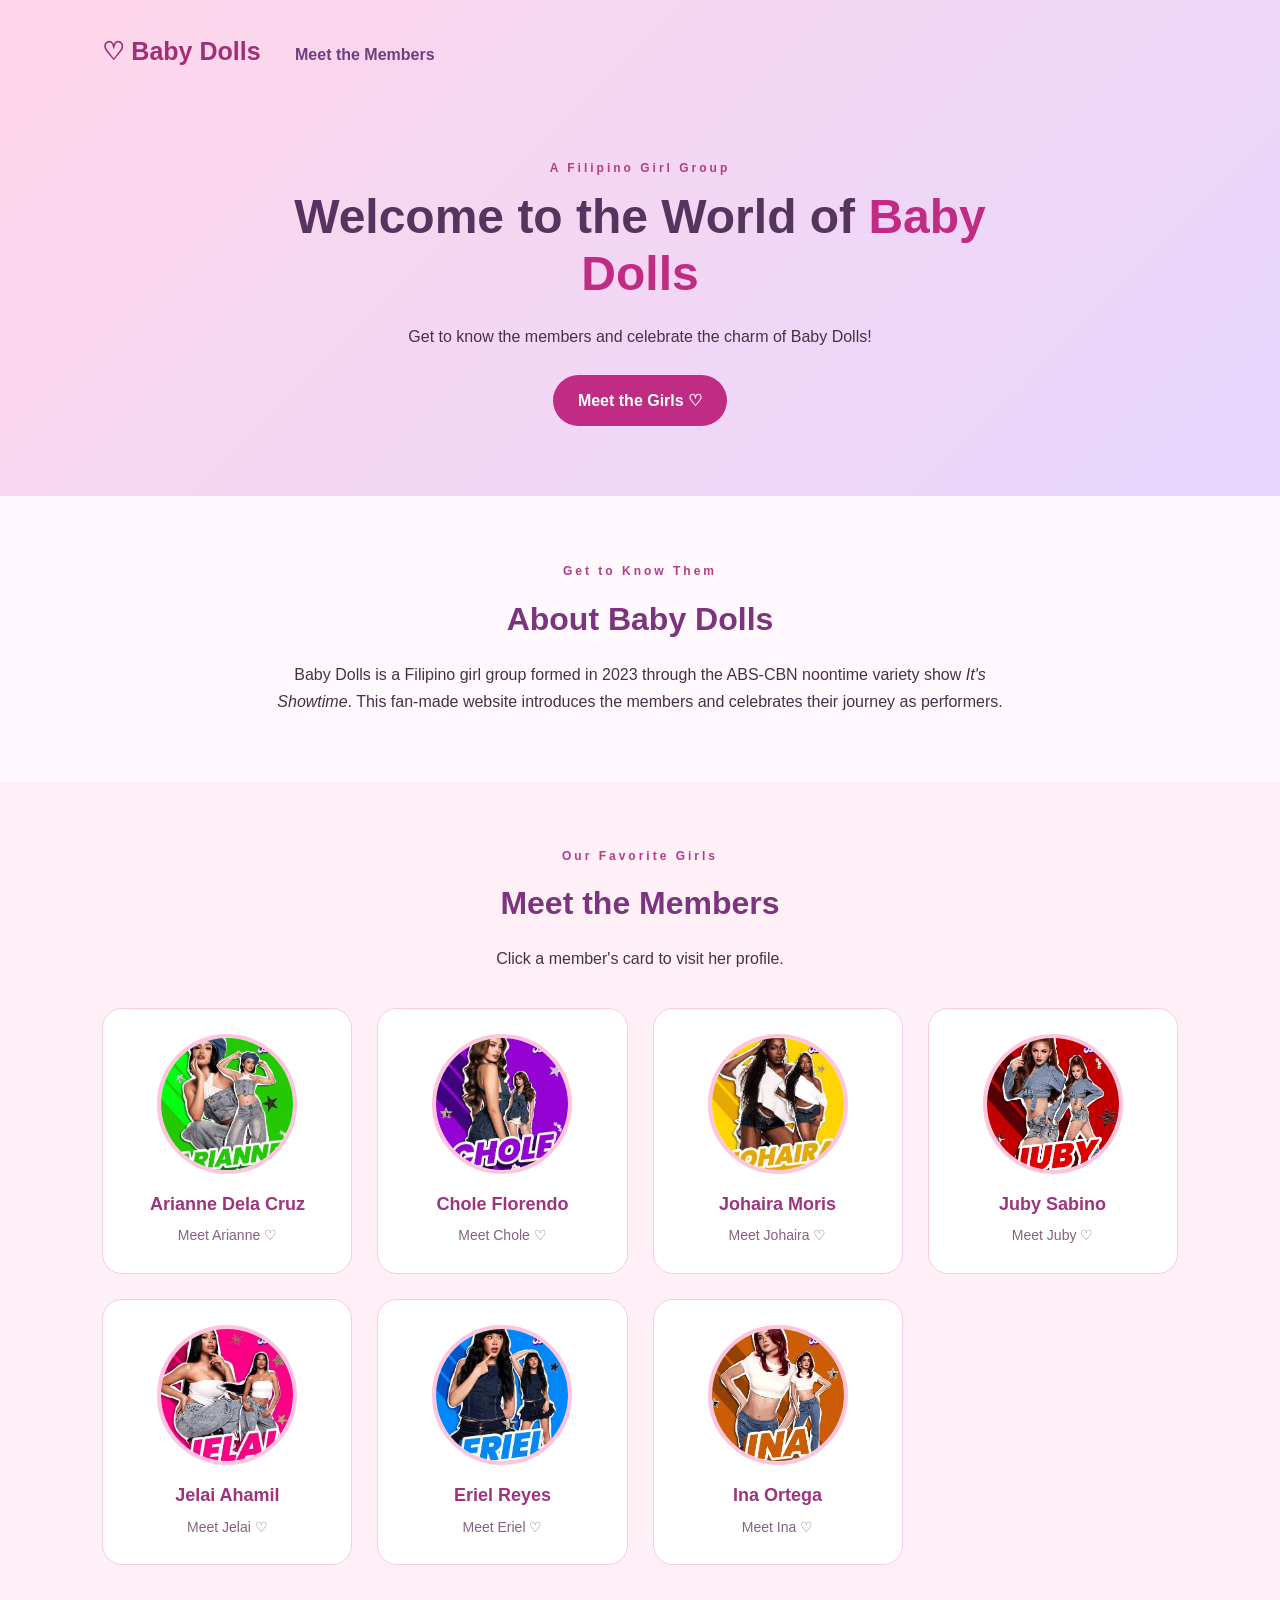
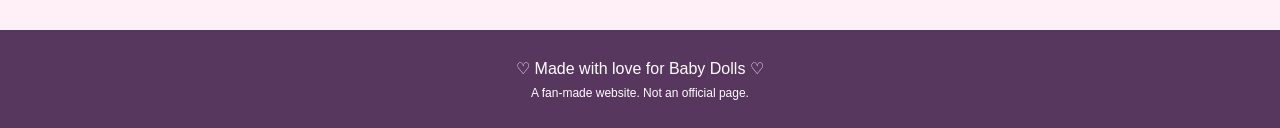
<file: index.html>
<!DOCTYPE html>
<html lang="en">
<head>
    <meta charset="UTF-8">
    <meta name="viewport" content="width=device-width, initial-scale=1.0">
    <title>Baby Dolls | Fan Website</title>
    <link rel="stylesheet" href="style.css">
    <link rel="icon" href="iicon.png">
    
</head>
<body>

    <header class="hero">
        <nav class="navbar">
            <a href="index.html" class="logo">♡ Baby Dolls</a>
            <a href="#members" class="nav-link">Meet the Members</a>
        </nav>

        <div class="hero-content">
            <p class="eyebrow">A Filipino Girl Group</p>
            <h1>Welcome to the World of <span>Baby Dolls</span></h1>
            
            <p>
                Get to know the members and celebrate the charm
                of Baby Dolls!
            </p>
            <a href="#members" class="button">Meet the Girls ♡</a>
        </div>
    </header>

    <main>
        <section class="section about">
            <p class="eyebrow">Get to Know Them</p>
            <h2>About Baby Dolls</h2>
            <p>
                Baby Dolls is a Filipino girl group formed in 2023
                through the ABS-CBN noontime variety show
                <em>It's Showtime</em>. This fan-made website introduces
                the members and celebrates their journey as performers.
            </p>
        </section>

        <section id="members" class="section members-section">
            <p class="eyebrow">Our Favorite Girls</p>
            <h2>Meet the Members</h2>
            <p class="section-description">
                Click a member's card to visit her profile.
            </p>

            <div class="member-grid">

                <a href="arianne.html" class="member-card">
                    <img src="arianne.jpg" alt="Arianne Dela Cruz" class="member-photo">
                    <h3>Arianne Dela Cruz</h3>
                    <p>Meet Arianne ♡</p>
                </a>

                <a href="chole.html" class="member-card">
                    <img src="chole.jpg" alt="Chole Florendo" class="member-photo">
                    <h3>Chole Florendo</h3>
                    <p>Meet Chole ♡</p>
                </a>

                <a href="johaira.html" class="member-card">
                    <img src="johaira.jpg" alt="Johaira Moris" class="member-photo">
                    <h3>Johaira Moris</h3>
                    <p>Meet Johaira ♡</p>
                </a>

                <a href="juby.html" class="member-card">
                    <img src="juby.jpg" alt="Juby Sabino" class="member-photo">
                    <h3>Juby Sabino</h3>
                    <p>Meet Juby ♡</p>
                </a>

                <a href="jelai.html" class="member-card">
                    <img src="jelai.jpg" alt="Jelai Ahamil" class="member-photo">
                    <h3>Jelai Ahamil</h3>
                    <p>Meet Jelai ♡</p>
                </a>

                <a href="eriel.html" class="member-card">
                    <img src="eriel.jpg" alt="Eriel Reyes" class="member-photo">
                    <h3>Eriel Reyes</h3>
                    <p>Meet Eriel ♡</p>
                </a>

                <a href="ina.html" class="member-card">
                    <img src="ina.jpg" alt="Ina Ortega" class="member-photo">
                    <h3>Ina Ortega</h3>
                    <p>Meet Ina ♡</p>
                </a>

            </div>
        </section>
    </main>

    <footer>
        <p>♡ Made with love for Baby Dolls ♡</p>
        <p class="footer-small">A fan-made website. Not an official page.</p>
    </footer>

</body>
</html>
</file>
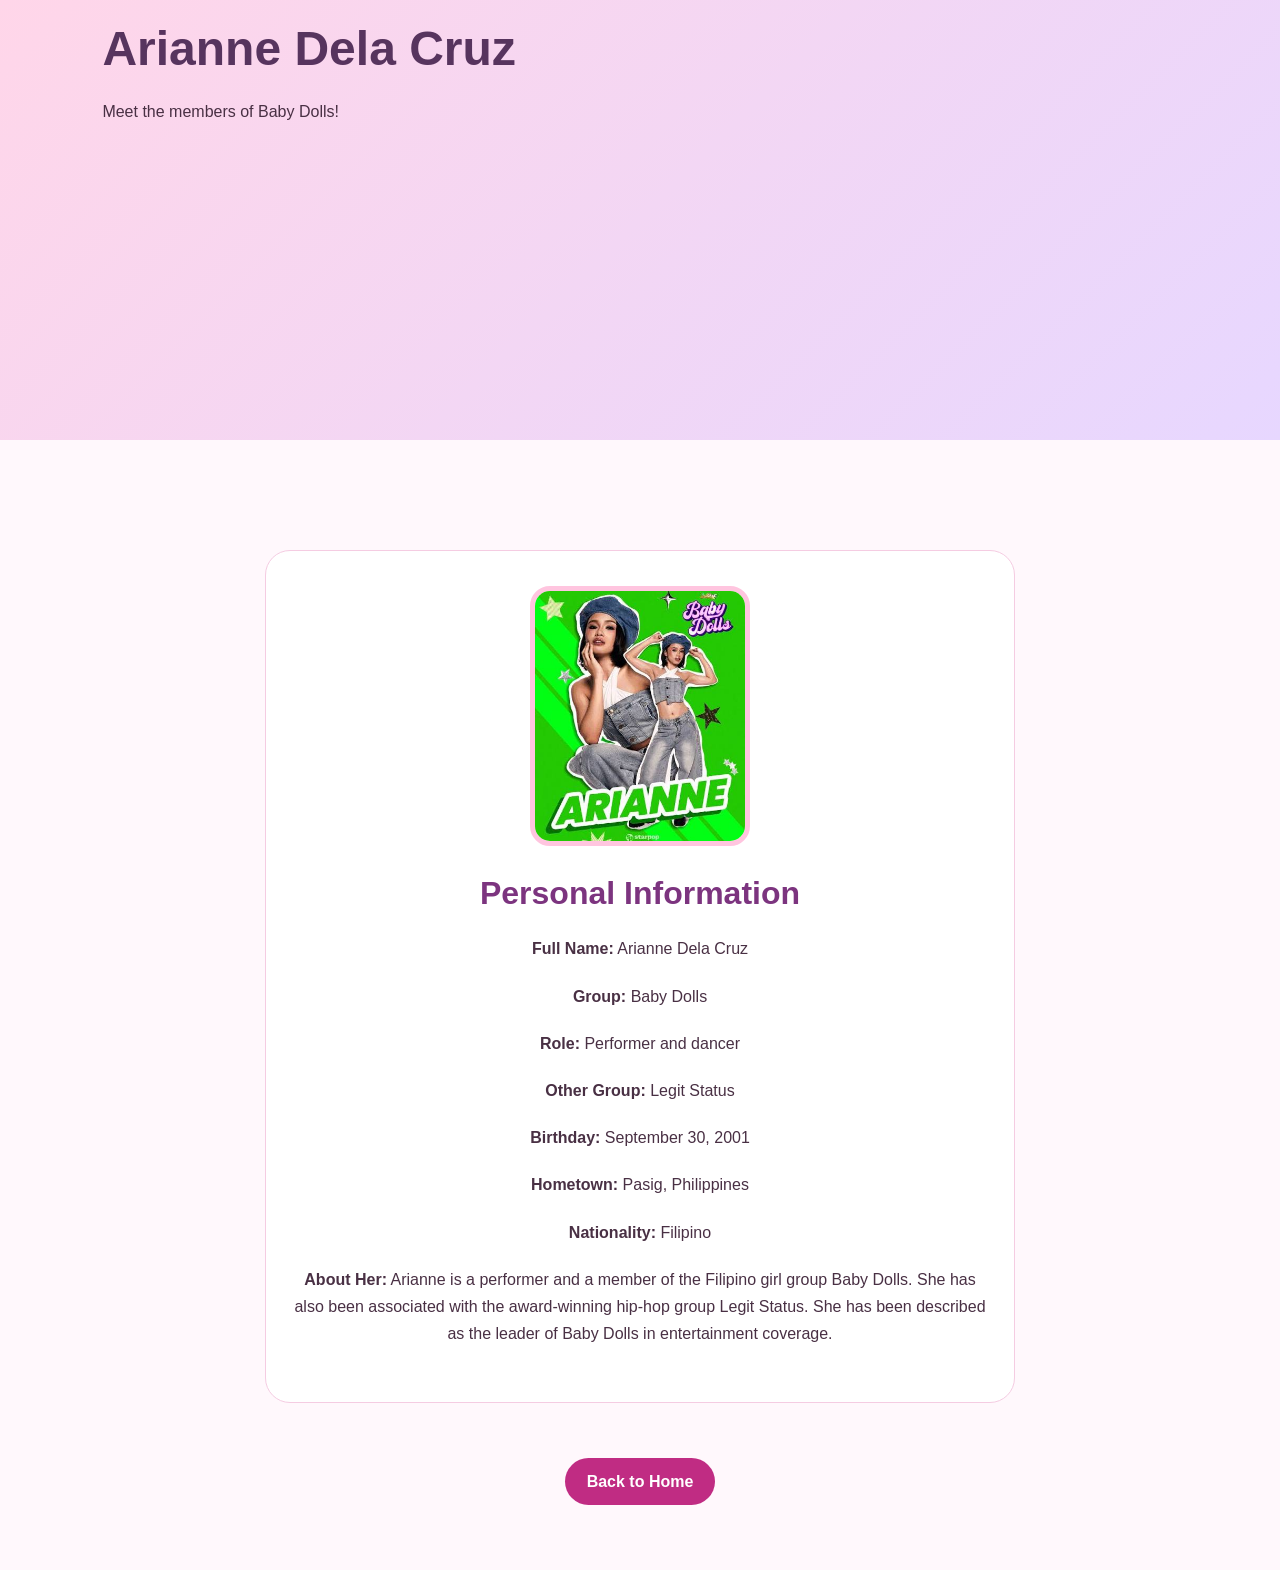
<file: arianne.html>
<!DOCTYPE html>
<html lang="en">
<head>
    <meta charset="UTF-8">
    <meta name="viewport" content="width=device-width, initial-scale=1.0">
    <title>Arianne Dela Cruz | Baby Dolls</title>
    <link rel="stylesheet" href="style.css">
    <link rel="icon" href="iicon.png">
</head>
<body>
    <header class="hero">
        <h1>Arianne Dela Cruz</h1>
        <p>Meet the members of Baby Dolls!</p>
    </header>

    <main class="section">
        <div class="profile">
            <img src="arianne.jpg" alt="Arianne Dela Cruz" class="profile-photo">
            <h2>Personal Information</h2>
            <p><strong>Full Name:</strong> Arianne Dela Cruz</p>
            <p><strong>Group:</strong> Baby Dolls</p>
            <p><strong>Role:</strong> Performer and dancer</p>
            <p><strong>Other Group:</strong> Legit Status</p>
            <p><strong>Birthday:</strong> September 30, 2001</p>
            <p><strong>Hometown:</strong> Pasig, Philippines </p>
            <p><strong>Nationality:</strong> Filipino</p>
            <p><strong>About Her:</strong> Arianne is a performer and a member of the Filipino girl group Baby Dolls. She has also been associated with the award-winning hip-hop group Legit Status. She has been described as the leader of Baby Dolls in entertainment coverage.</p>
        </div>
        <a href="index.html" class="button back-button">Back to Home</a>
    </main>
</body>
</html>
</file>
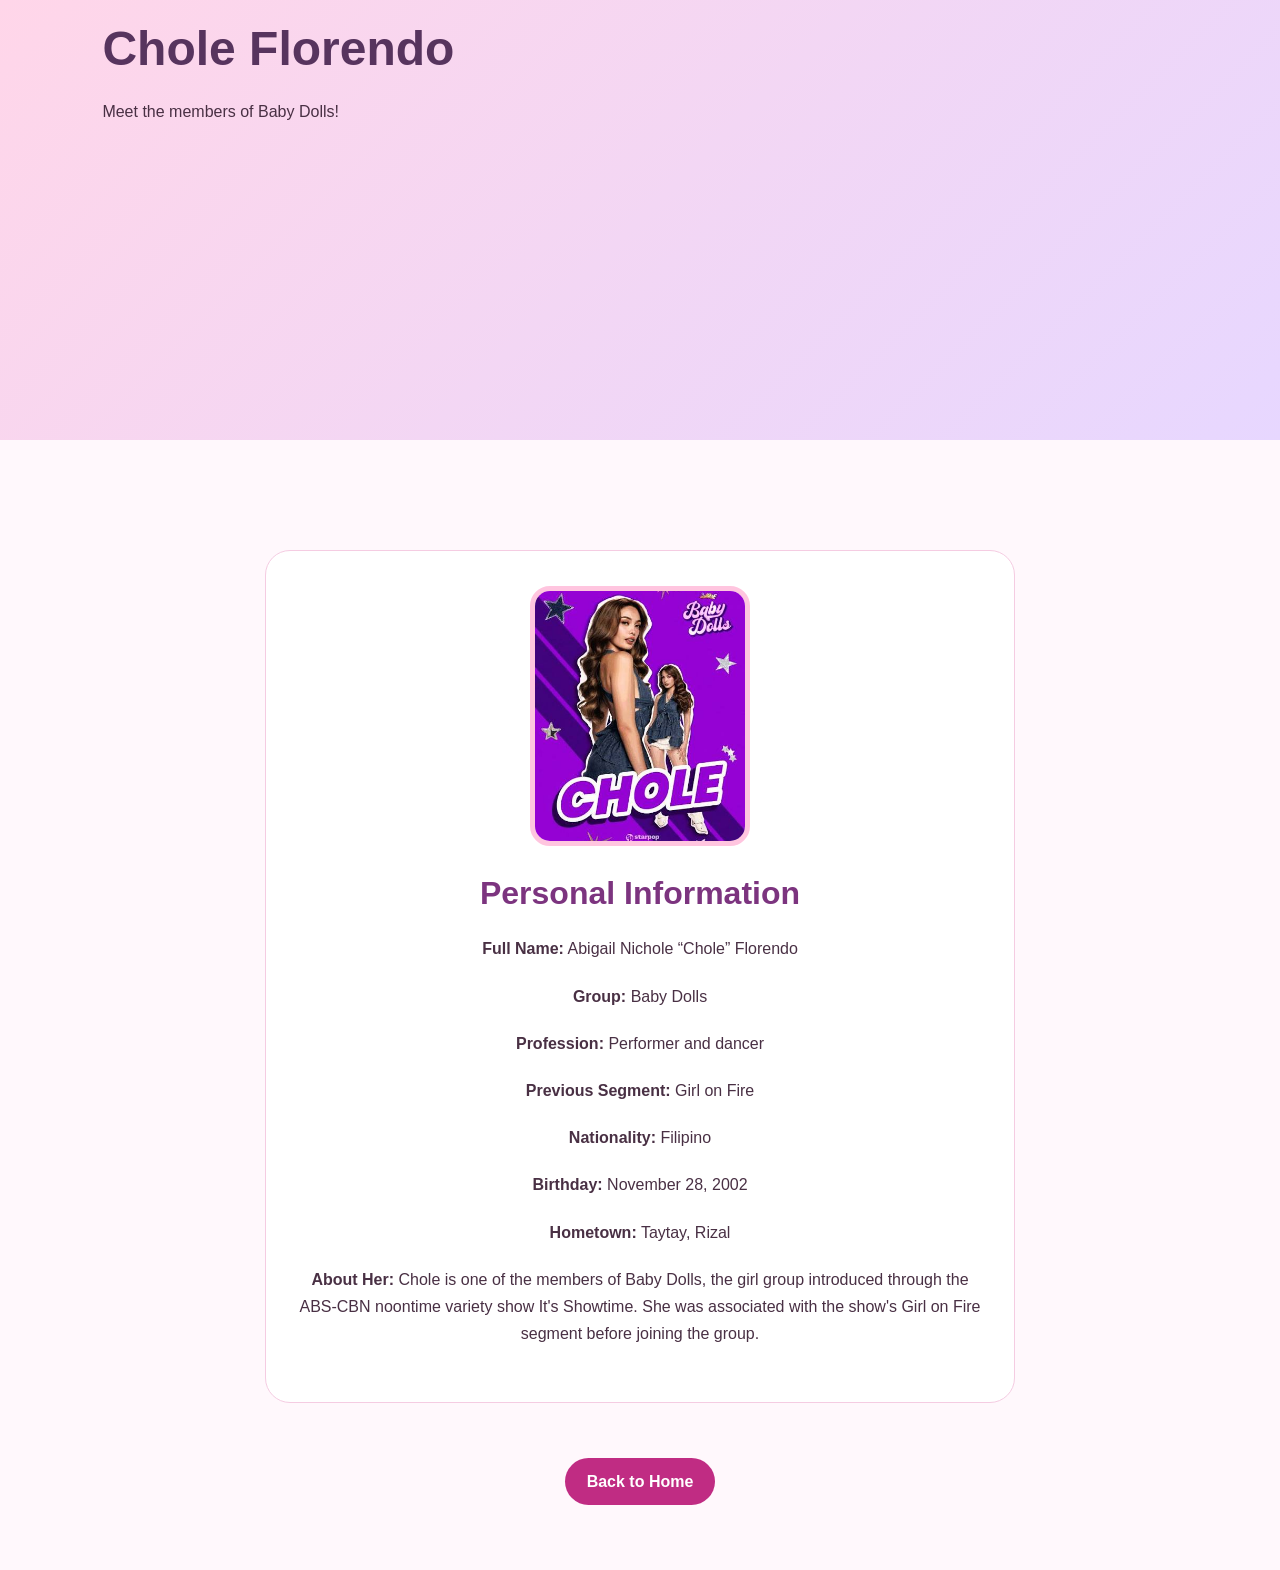
<file: chole.html>
<!DOCTYPE html>
<html lang="en">
<head>
    <meta charset="UTF-8">
    <meta name="viewport" content="width=device-width, initial-scale=1.0">
    <title>Chole Florendo | Baby Dolls</title>
    <link rel="stylesheet" href="style.css">
    <link rel="icon" href="iicon.png">
</head>
<body>
    <header class="hero">
        <h1>Chole Florendo</h1>
        <p>Meet the members of Baby Dolls!</p>
    </header>

    <main class="section">
        <div class="profile">
            <img src="chole.jpg" alt="Chole Florendo" class="profile-photo">
            <h2>Personal Information</h2>
            <p><strong>Full Name:</strong> Abigail Nichole “Chole” Florendo</p>
            <p><strong>Group:</strong> Baby Dolls</p>
            <p><strong>Profession:</strong> Performer and dancer</p>
            <p><strong>Previous Segment:</strong> Girl on Fire</p>
            <p><strong>Nationality:</strong> Filipino</p>
            <p><strong>Birthday:</strong> November 28, 2002</p>
            <p><strong>Hometown:</strong> Taytay, Rizal</p>
            <p><strong>About Her:</strong> Chole is one of the members of Baby Dolls, the girl group introduced through the ABS-CBN noontime variety show It's Showtime. She was associated with the show's Girl on Fire segment before joining the group.</p>
        </div>
        <a href="index.html" class="button back-button">Back to Home</a>
    </main>
</body>
</html>
</file>
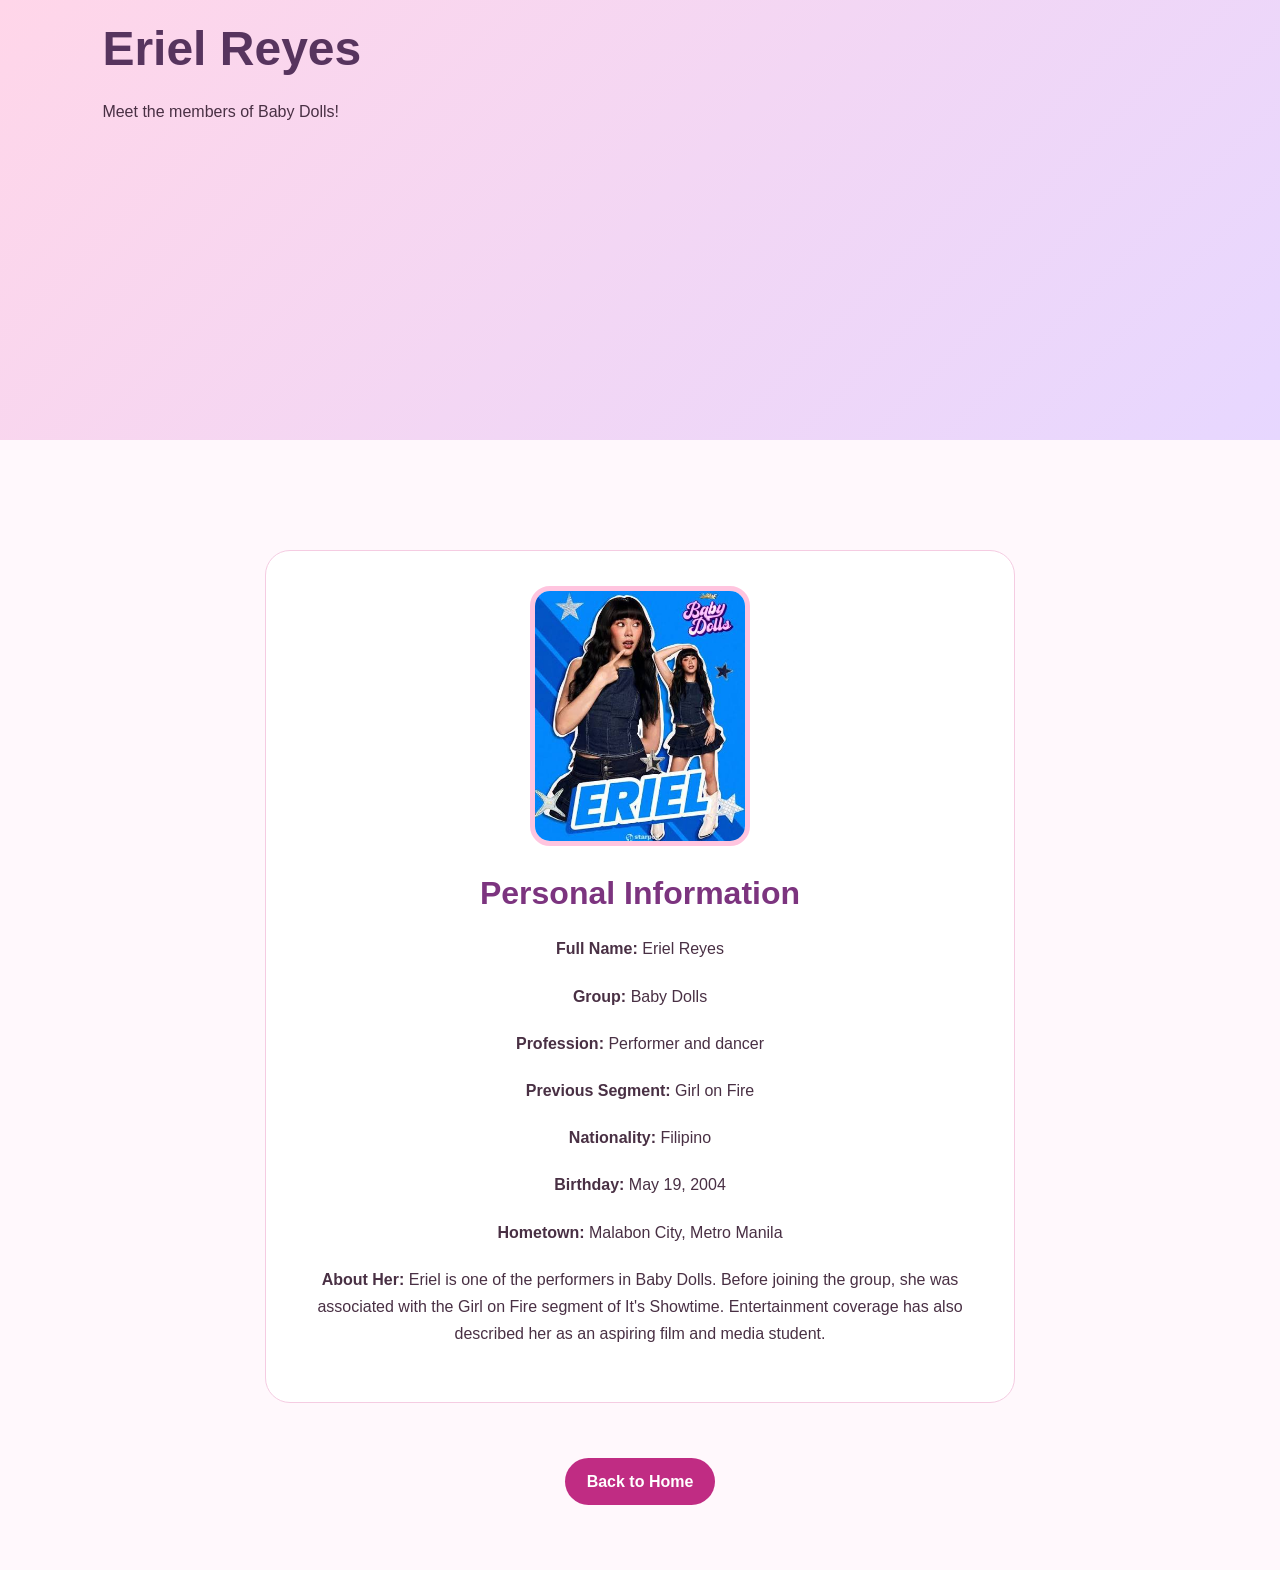
<file: eriel.html>
<!DOCTYPE html>
<html lang="en">
<head>
    <meta charset="UTF-8">
    <meta name="viewport" content="width=device-width, initial-scale=1.0">
    <title>Eriel Reyes | Baby Dolls</title>
    <link rel="stylesheet" href="style.css">
    <link rel="icon" href="iicon.png">
</head>
<body>
    <header class="hero">
        <h1>Eriel Reyes</h1>
        <p>Meet the members of Baby Dolls!</p>
    </header>

    <main class="section">
        <div class="profile">
            <img src="eriel.jpg" alt="Eriel Reyes" class="profile-photo">
            <h2>Personal Information</h2>
            <p><strong>Full Name:</strong> Eriel Reyes</p>
            <p><strong>Group:</strong> Baby Dolls</p>
            <p><strong>Profession:</strong> Performer and dancer</p>
            <p><strong>Previous Segment:</strong> Girl on Fire</p>
            <p><strong>Nationality:</strong> Filipino</p>
            <p><strong>Birthday:</strong>  May 19, 2004</p>
            <p><strong>Hometown:</strong>  Malabon City, Metro Manila</p>
            <p><strong>About Her:</strong> Eriel is one of the performers in Baby Dolls. Before joining the group, she was associated with the Girl on Fire segment of It's Showtime. Entertainment coverage has also described her as an aspiring film and media student.</p>
        </div>
        <a href="index.html" class="button back-button">Back to Home</a>
    </main>
</body>
</html>
</file>
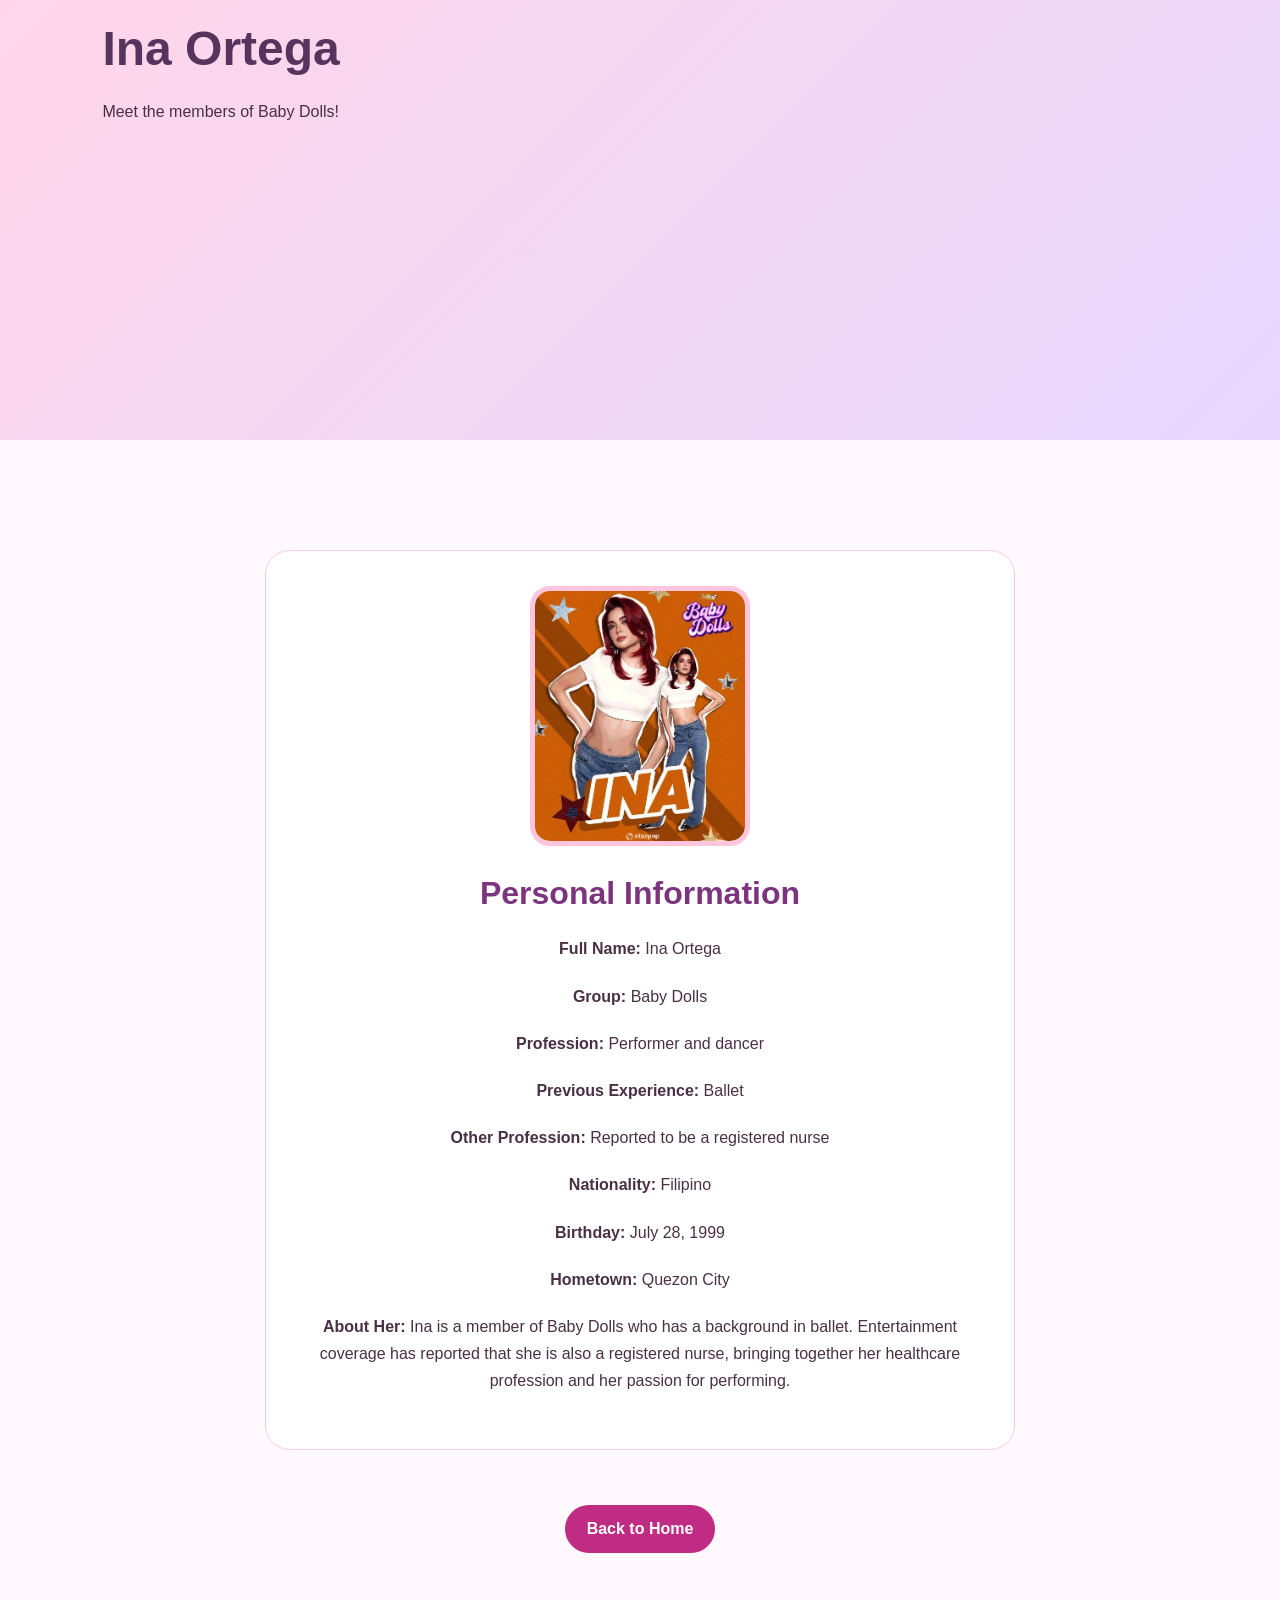
<file: ina.html>
<!DOCTYPE html>
<html lang="en">
<head>
    <meta charset="UTF-8">
    <meta name="viewport" content="width=device-width, initial-scale=1.0">
    <title>Ina Ortega | Baby Dolls</title>
    <link rel="stylesheet" href="style.css">
    <link rel="icon" href="iicon.png">
</head>
<body>
    <header class="hero">
        <h1>Ina Ortega</h1>
        <p>Meet the members of Baby Dolls!</p>
    </header>

    <main class="section">
        <div class="profile">
            <img src="ina.jpg" alt="Ina Ortega" class="profile-photo">
            <h2>Personal Information</h2>
            <p><strong>Full Name:</strong> Ina Ortega</p>
            <p><strong>Group:</strong> Baby Dolls</p>
            <p><strong>Profession:</strong> Performer and dancer</p>
            <p><strong>Previous Experience:</strong> Ballet</p>
            <p><strong>Other Profession:</strong> Reported to be a registered nurse</p>
            <p><strong>Nationality:</strong> Filipino</p>
            <p><strong>Birthday:</strong> July 28, 1999</p>
            <p><strong>Hometown:</strong> Quezon City</p>
            <p><strong>About Her:</strong> Ina is a member of Baby Dolls who has a background in ballet. Entertainment coverage has reported that she is also a registered nurse, bringing together her healthcare profession and her passion for performing.</p>
        </div>
        <a href="index.html" class="button back-button">Back to Home</a>
    </main>
</body>
</html>
</file>
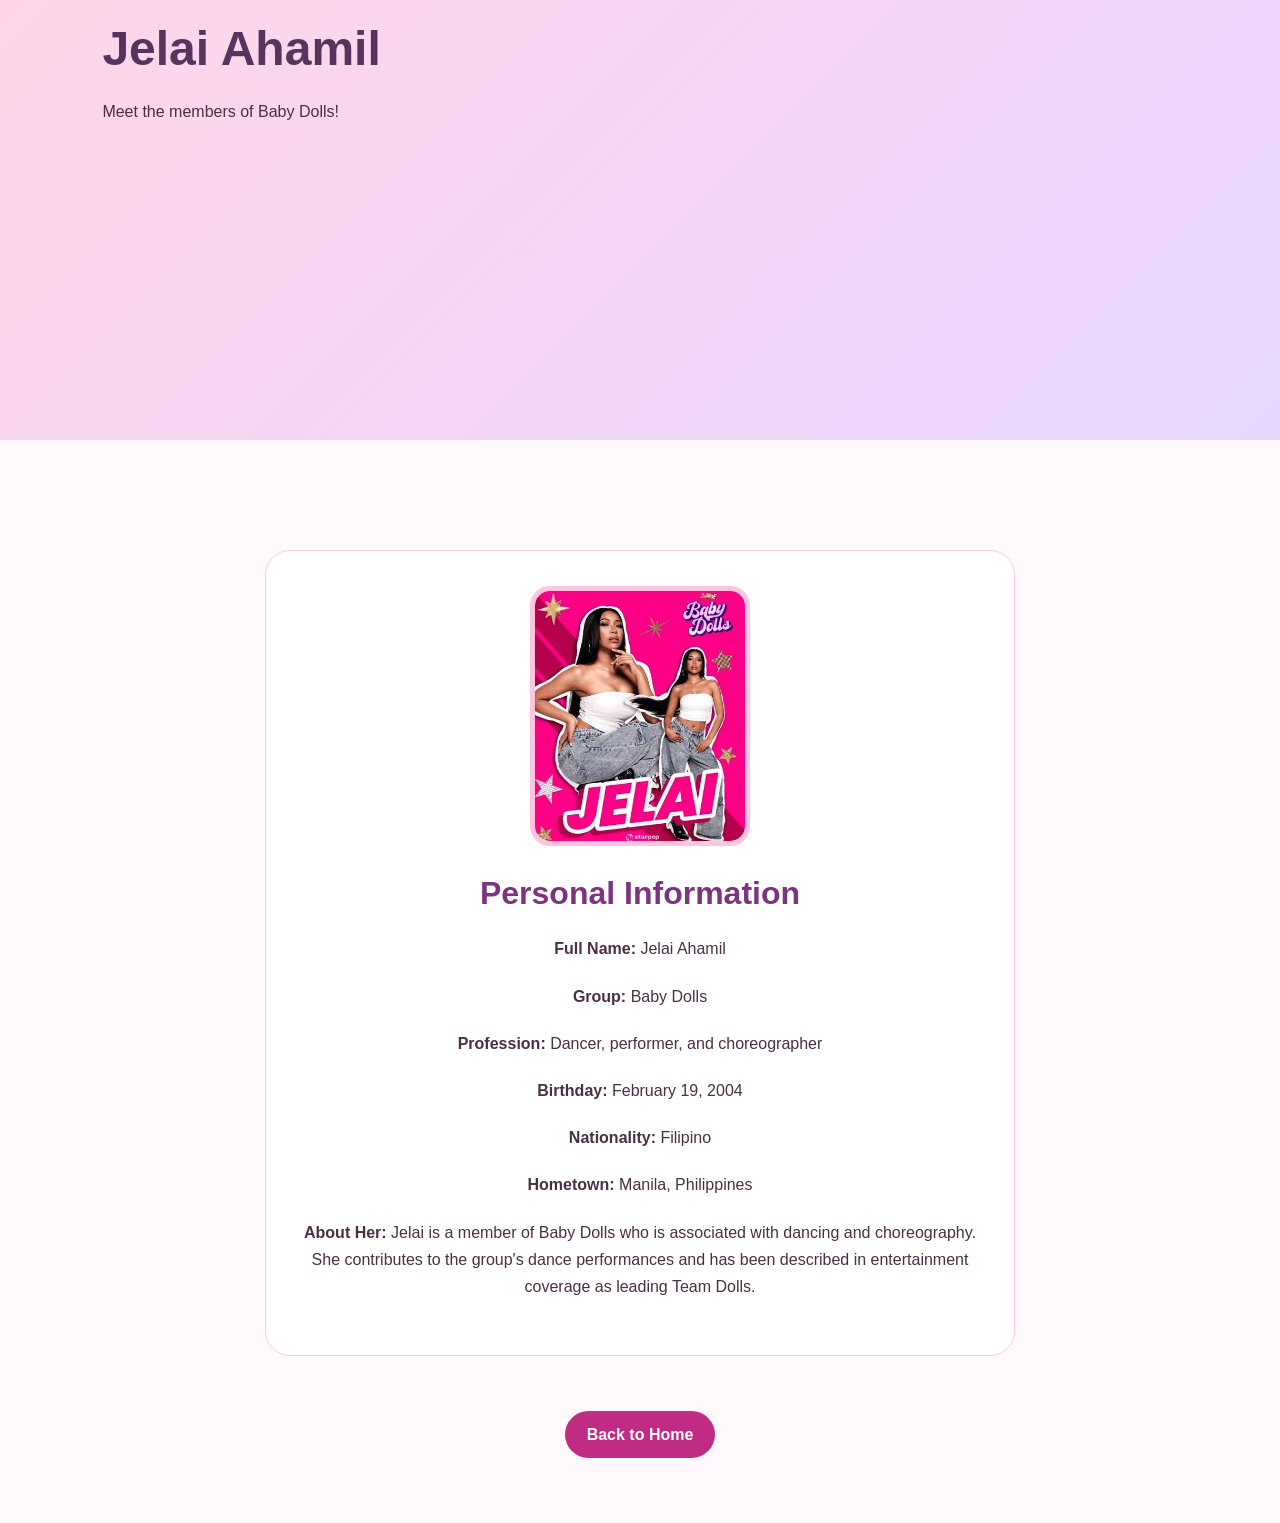
<file: jelai.html>
<!DOCTYPE html>
<html lang="en">
<head>
    <meta charset="UTF-8">
    <meta name="viewport" content="width=device-width, initial-scale=1.0">
    <title>Jelai Ahamil | Baby Dolls</title>
    <link rel="stylesheet" href="style.css">
    <link rel="icon" href="iicon.png">
</head>
<body>
    <header class="hero">
        <h1>Jelai Ahamil</h1>
        <p>Meet the members of Baby Dolls!</p>
    </header>

    <main class="section">
        <div class="profile">
            <img src="jelai.jpg" alt="Jelai Ahamil" class="profile-photo">
            <h2>Personal Information</h2>
            <p><strong>Full Name:</strong> Jelai Ahamil</p>
            <p><strong>Group:</strong> Baby Dolls</p>
            <p><strong>Profession:</strong> Dancer, performer, and choreographer</p>
            <p><strong>Birthday:</strong> February 19, 2004</p>
            <p><strong>Nationality:</strong> Filipino</p>
            <p><strong>Hometown:</strong> Manila, Philippines</p>
            <p><strong>About Her:</strong> Jelai is a member of Baby Dolls who is associated with dancing and choreography. She contributes to the group's dance performances and has been described in entertainment coverage as leading Team Dolls.</p>
        </div>
        <a href="index.html" class="button back-button">Back to Home</a>
    </main>
</body>
</html>
</file>
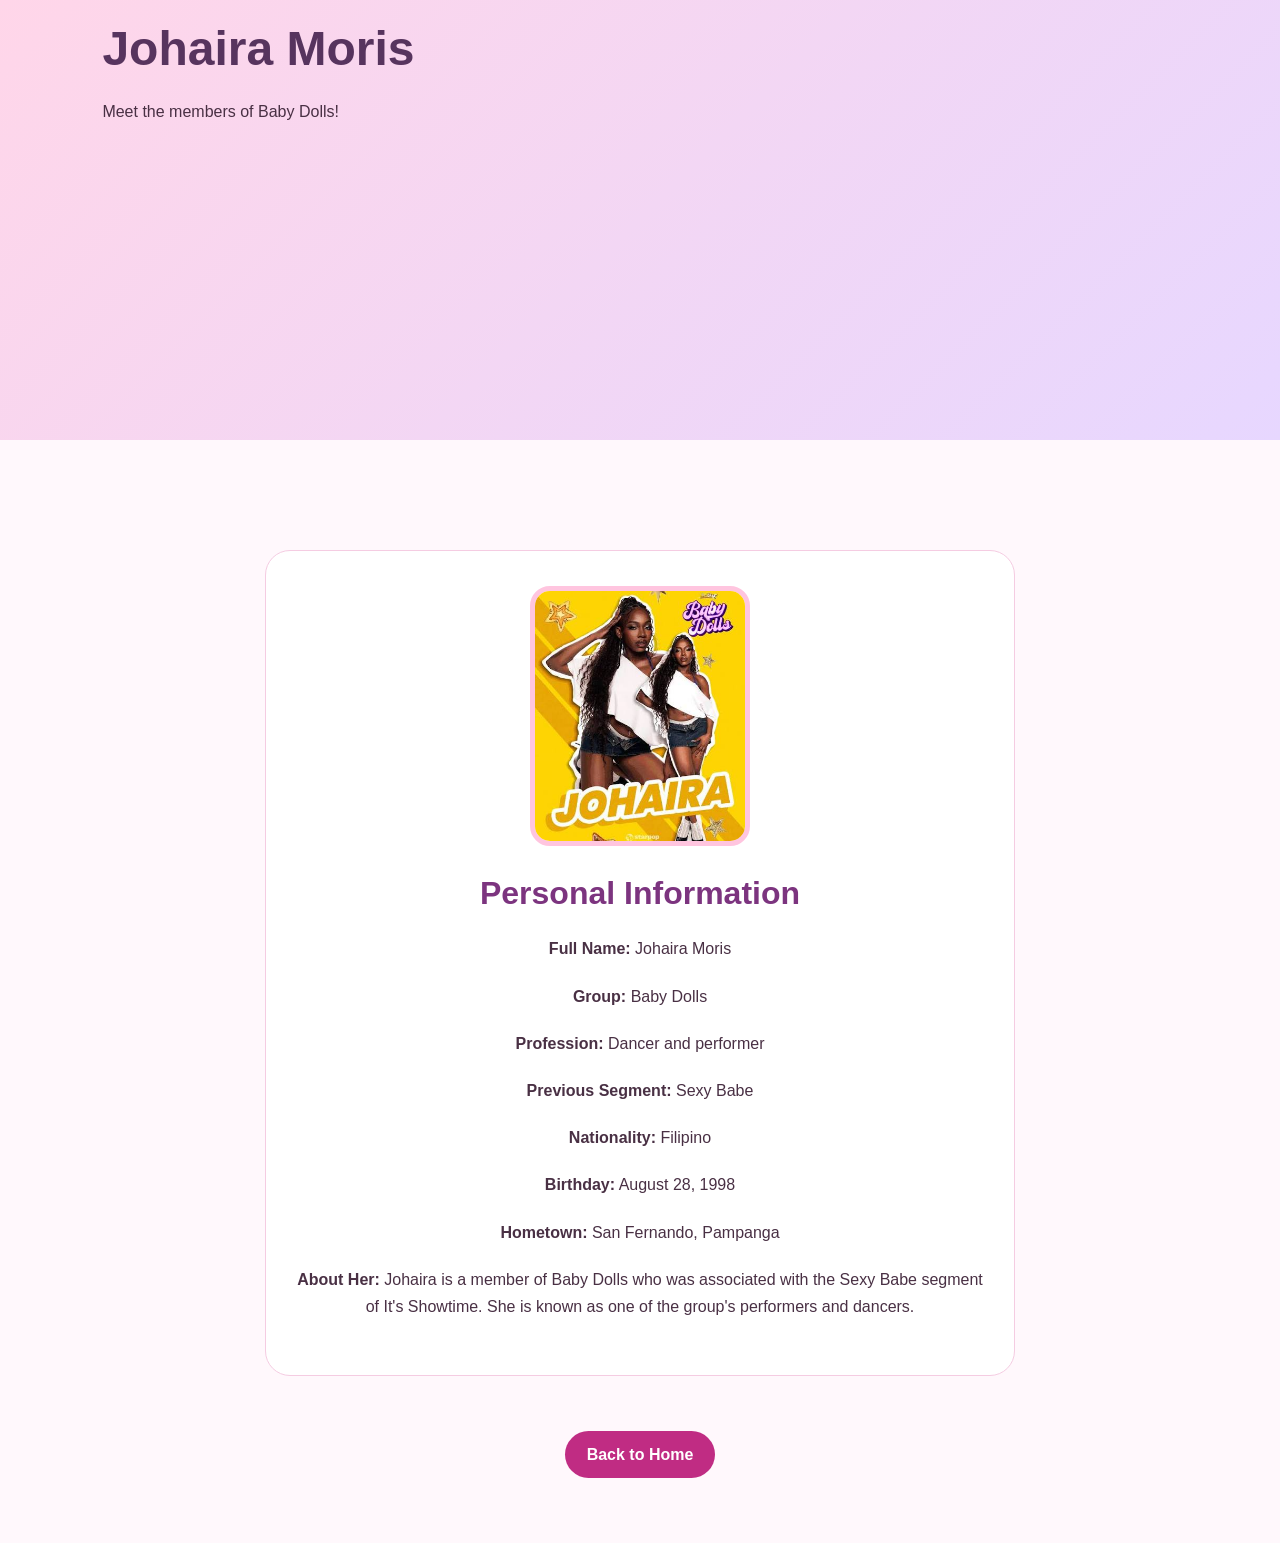
<file: johaira.html>
<!DOCTYPE html>
<html lang="en">
<head>
    <meta charset="UTF-8">
    <meta name="viewport" content="width=device-width, initial-scale=1.0">
    <title>Johaira Moris | Baby Dolls</title>
    <link rel="stylesheet" href="style.css">
    <link rel="icon" href="iicon.png">

</head>
<body>
    <header class="hero">
        <h1>Johaira Moris</h1>
        <p>Meet the members of Baby Dolls!</p>
    </header>

    <main class="section">
        <div class="profile">
            <img src="johaira.jpg" alt="Johaira Moris" class="profile-photo">
            <h2>Personal Information</h2>
            <p><strong>Full Name:</strong> Johaira Moris</p>
            <p><strong>Group:</strong> Baby Dolls</p>
            <p><strong>Profession:</strong> Dancer and performer</p>
            <p><strong>Previous Segment:</strong> Sexy Babe</p>
            <p><strong>Nationality:</strong> Filipino</p>
            <p><strong>Birthday:</strong> August 28, 1998</p>
            <p><strong>Hometown:</strong> San Fernando, Pampanga</p>
            <p><strong>About Her:</strong> Johaira is a member of Baby Dolls who was associated with the Sexy Babe segment of It's Showtime. She is known as one of the group's performers and dancers.</p>
        </div>
        <a href="index.html" class="button back-button">Back to Home</a>
    </main>
</body>
</html>
</file>
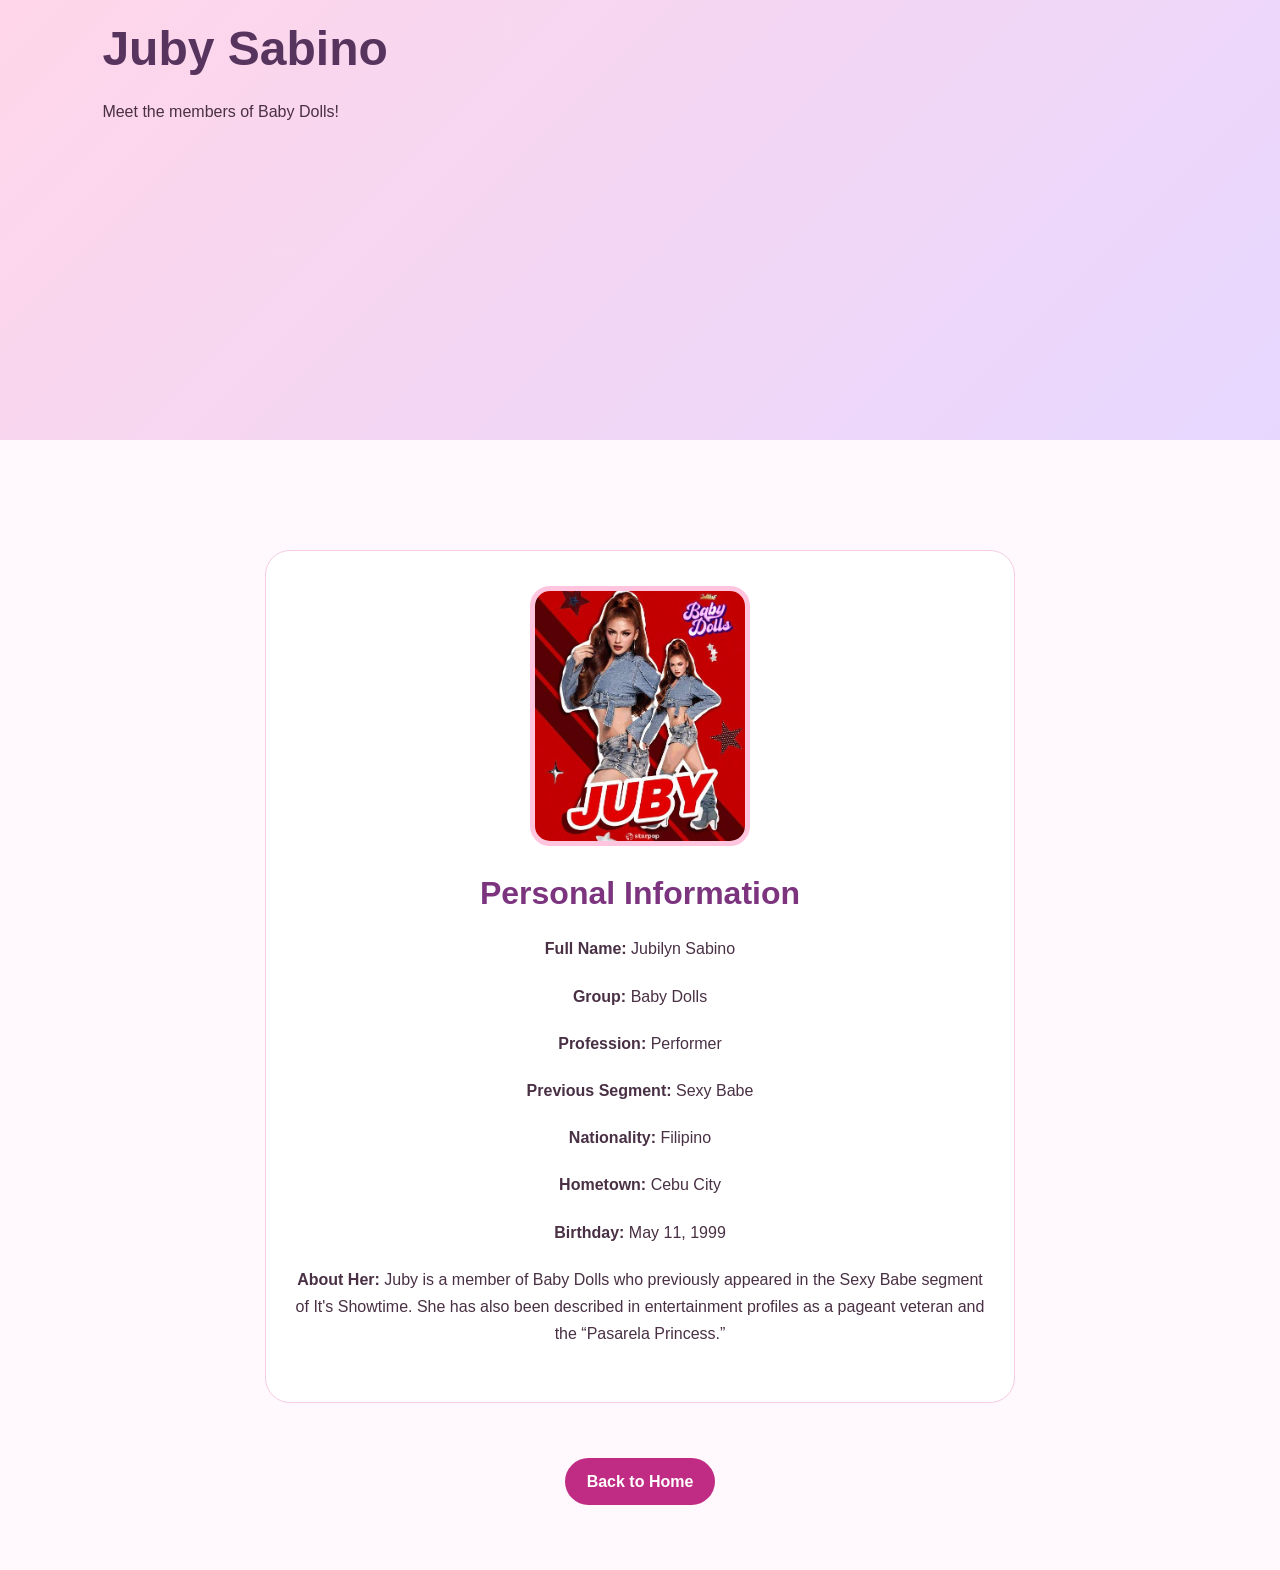
<file: juby.html>
<!DOCTYPE html>
<html lang="en">
<head>
    <meta charset="UTF-8">
    <meta name="viewport" content="width=device-width, initial-scale=1.0">
    <title>Juby Sabino | Baby Dolls</title>
    <link rel="stylesheet" href="style.css">
    <link rel="icon" href="iicon.png">
</head>
<body>
    <header class="hero">
        <h1>Juby Sabino</h1>
        <p>Meet the members of Baby Dolls!</p>
    </header>

    <main class="section">
        <div class="profile">
            <img src="juby.jpg" alt="Juby Sabino" class="profile-photo">
            <h2>Personal Information</h2>
            <p><strong>Full Name:</strong> Jubilyn Sabino</p>
            <p><strong>Group:</strong> Baby Dolls</p>
            <p><strong>Profession:</strong> Performer</p>
            <p><strong>Previous Segment:</strong> Sexy Babe</p>
            <p><strong>Nationality:</strong> Filipino</p>
            <p><strong>Hometown:</strong> Cebu City</p>
            <p><strong>Birthday:</strong>  May 11, 1999</p>
             <p><strong>About Her:</strong> Juby is a member of Baby Dolls who previously appeared in the Sexy Babe segment of It's Showtime. She has also been described in entertainment profiles as a pageant veteran and the “Pasarela Princess.”</p>
        </div>
        <a href="index.html" class="button back-button">Back to Home</a>
    </main>
</body>
</html>
</file>
<file: style.css>
* {
    margin: 0;
    padding: 0;
    box-sizing: border-box;
}

body {
    font-family: Arial, Helvetica, sans-serif;
    background-color: #fff8fc;
    color: #493044;
    line-height: 1.7;
}

.hero {
    min-height: 440px;
    background: linear-gradient(135deg, #ffd6e9, #e7d7ff);
    padding: 20px 8% 70px;
}

.navbar {
    padding: 10px 0;
}

.logo {
    font-size: 25px;
    font-weight: bold;
    color: #a12f78;
    text-decoration: none;
    margin-right: 20px;
}

.nav-link {
    color: #713e7f;
    text-decoration: none;
    font-weight: bold;
    margin-left: 10px;
}

.hero-content {
    max-width: 720px;
    margin: 75px auto 0;
    text-align: center;
}

.eyebrow {
    color: #b33d85;
    font-size: 12px;
    font-weight: bold;
    letter-spacing: 3px;
    margin-bottom: 10px;
}

.hero h1 {
    font-size: 48px;
    line-height: 1.2;
    margin-bottom: 20px;
    color: #57345e;
}

.hero h1 span {
    color: #c02c83;
}

.hero-content > p:not(.eyebrow) {
    max-width: 600px;
    margin: 0 auto 25px;
}

.button {
    display: inline-block;
    padding: 12px 25px;
    background: #c02c83;
    color: white;
    border-radius: 30px;
    text-decoration: none;
    font-weight: bold;
}

.button:hover {
    background: #8d2168;
}

.section {
    padding: 65px 8%;
    text-align: center;
}

.section h2 {
    color: #7c347f;
    font-size: 32px;
    margin-bottom: 15px;
}

.about > p:last-child {
    max-width: 750px;
    margin: 0 auto;
}

.members-section {
    background: #fff0f7;
}

.section-description {
    margin-bottom: 35px;
}

.member-grid {
    display: grid;
    grid-template-columns: repeat(auto-fit, minmax(210px, 1fr));
    gap: 25px;
    max-width: 1100px;
    margin: 0 auto;
}

.member-card {
    display: block;
    background: white;
    padding: 25px 18px;
    border: 1px solid #f5cce2;
    border-radius: 20px;
    text-decoration: none;
    color: #493044;
}

.member-photo {
    width: 140px;
    height: 140px;
    object-fit: cover;
    border-radius: 50%;
    border: 4px solid #ffc5df;
    margin: 0 auto 15px;
    display: block;
}

.member-card h3 {
    color: #9c347e;
    font-size: 18px;
    margin-bottom: 5px;
}

.member-card p {
    font-size: 14px;
    color: #85617e;
}

footer {
    text-align: center;
    padding: 25px 15px;
    background: #58375f;
    color: white;
}

.footer-small {
    font-size: 12px;
}

/* Individual member profile pages */

.profile-page {
    min-height: 100vh;
}

.profile-header {
    padding: 20px 8%;
    background: linear-gradient(135deg, #ffd6e9, #e7d7ff);
}

.profile {
    max-width: 750px;
    width: 90%;
    margin: 45px auto;
    padding: 35px 25px;
    text-align: center;
    background: white;
    border: 1px solid #f5cce2;
    border-radius: 25px;
}

.profile-photo {
    width: 220px;
    height: 260px;
    object-fit: cover;
    border-radius: 20px;
    border: 5px solid #ffc5df;
    margin: 0 auto 20px;
    display: block;
}

.profile h1 {
    color: #a12f78;
    font-size: 32px;
    margin-bottom: 10px;
}

.profile p {
    margin-bottom: 20px;
}

.back-button {
    display: inline-block;
    margin-top: 10px;
    padding: 10px 22px;
    border-radius: 25px;
    background: #c02c83;
    color: white;
    text-decoration: none;
    font-weight: bold;
}

.back-button:hover {
    background: #8d2168;
}

/* Responsive design */

@media (max-width: 600px) {
    .hero {
        padding: 20px 6% 55px;
    }

    .hero-content {
        margin-top: 55px;
    }

    .hero h1 {
        font-size: 32px;
    }

    .section {
        padding: 45px 6%;
    }

    .section h2 {
        font-size: 27px;
    }

    .member-grid {
        grid-template-columns: repeat(auto-fit, minmax(145px, 1fr));
        gap: 15px;
    }

    .member-photo {
        width: 115px;
        height: 115px;
    }

    .member-card {
        padding: 18px 10px;
    }

    .member-card h3 {
        font-size: 16px;
    }

    .profile-photo {
        width: 190px;
        height: 230px;
    }
}
</file>
